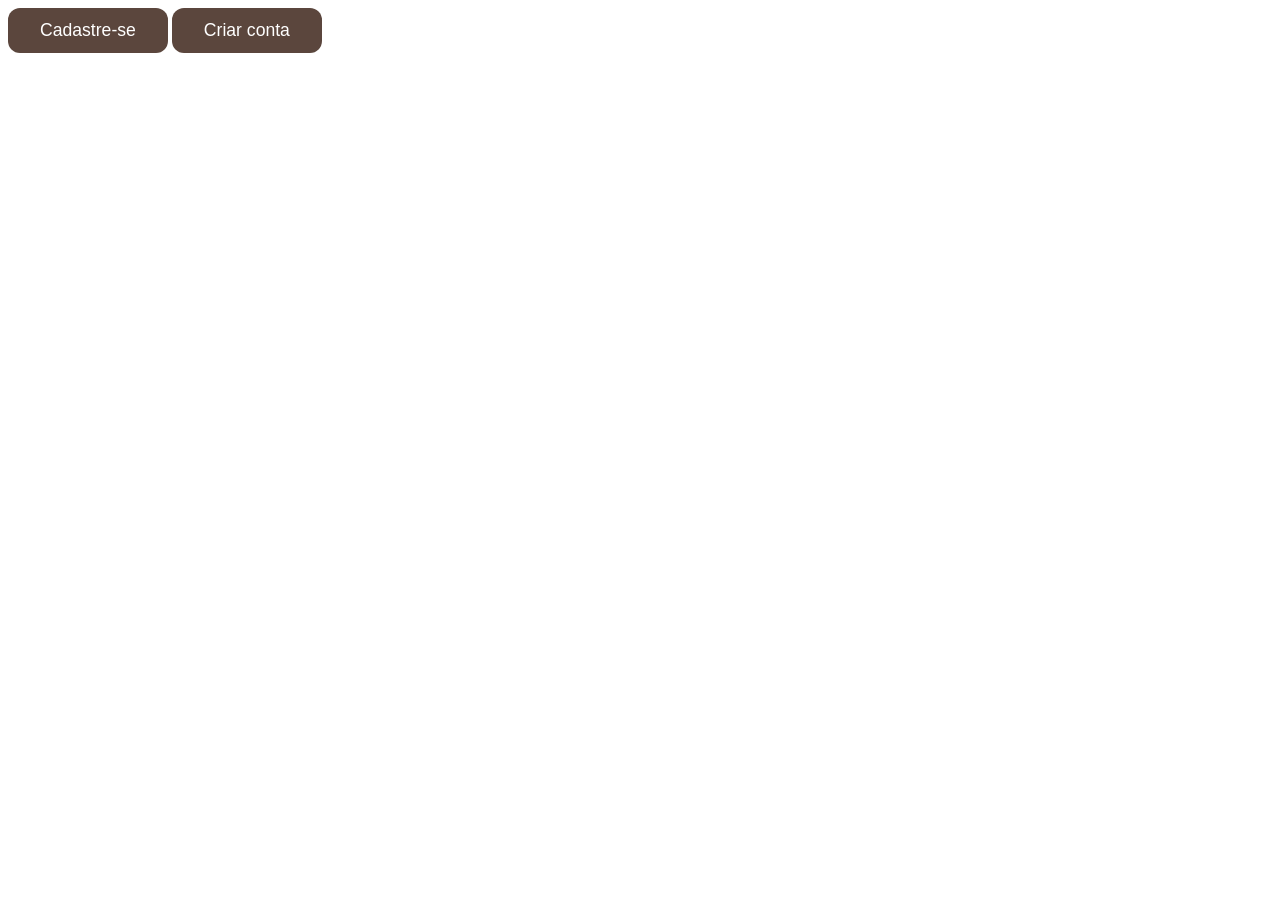
<file: src/components/botaoCadastro/botao.html>
<!DOCTYPE html>
<html lang="en">

<head>
    <meta charset="UTF-8">
    <meta name="viewport" content="width=device-width, initial-scale=1.0">
    <link rel="stylesheet" href="botao.css">
    <title>Document</title>
</head>

<body>
    <main>

        <button type="submit" class="btn">Cadastre-se</button>
        <a href="cadastro.html" class="btn">Criar conta</a>
    </main>
</body>

</html>
</file>
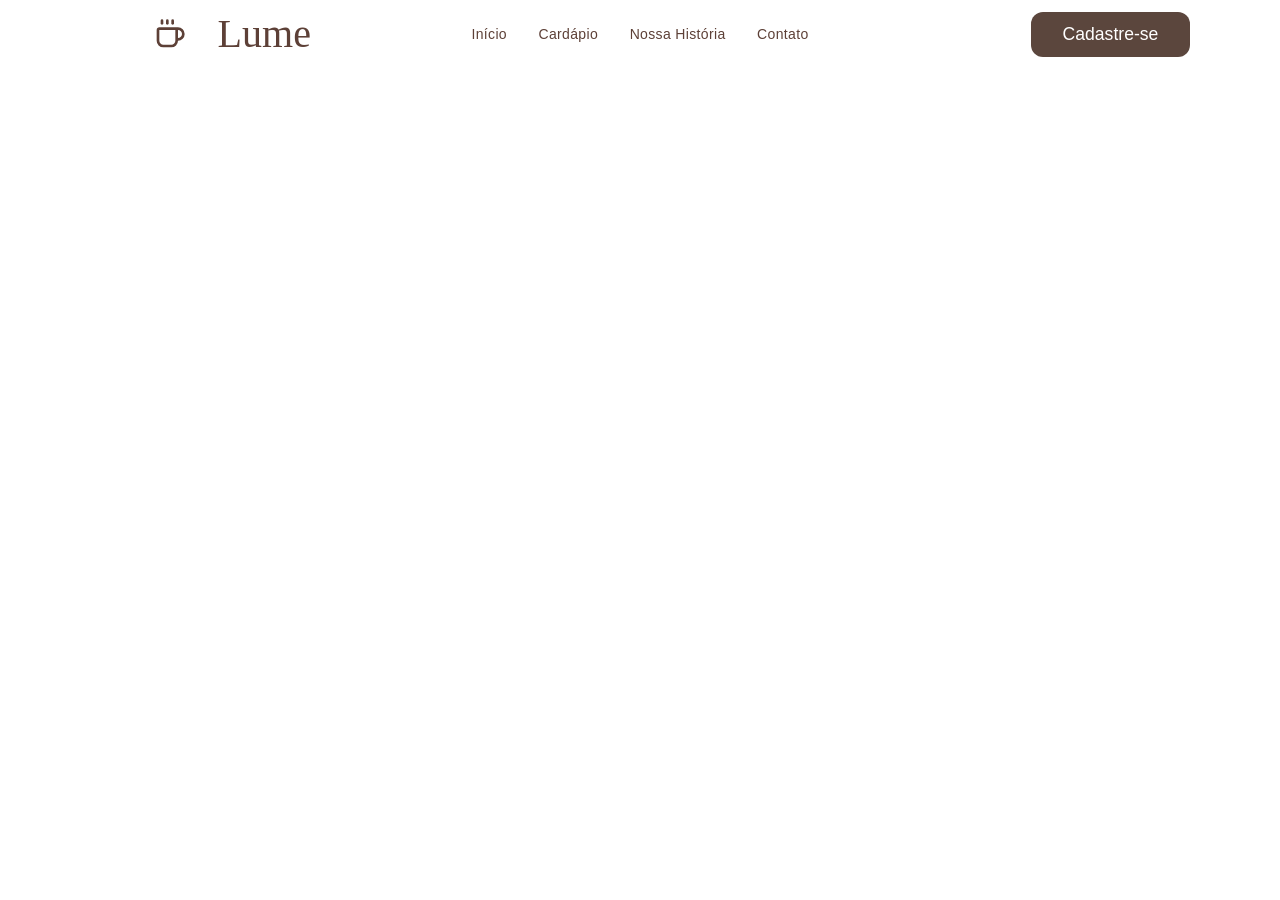
<file: src/components/header/header.html>
<!DOCTYPE html>
<html lang="en">

<head>
    <meta charset="UTF-8">
    <meta name="viewport" content="width=device-width, initial-scale=1.0">
    <link rel="stylesheet" href="header.css">
    <link rel="stylesheet" href="../../styles/style.css">
    <link rel="stylesheet" href="../botaoCadastro/botao.css">
    <title>Document</title>
</head>

<body>
    <main>
        <header>
            <nav class="logo">
                <img class="logoIcon" src="../../assets/images/icon.svg" alt="">
                <h1 class="logoNome">Lume</h1>

                <button class="menu-hamburger" id="btn-mobile">
                    <img src="../../assets/images/menu hamburguers.svg" alt="Abrir Menu">
                </button>

                <ul class="opcoes" id="menu-opcoes">
                    <li class="item"> <a href="../../index.html">Início</a></li>
                    <li class="item"> <a href="#">Cardápio</a></li>
                    <li class="item"> <a href="../pages/nossa-historia/nossa-historia.html">Nossa História</a></li>
                    <li class="item"> <a href="#">Contato</a></li>
                </ul>

                <button type="submit" class="btn item-btn">Cadastre-se</button>

                
            </nav>
        </header>
    </main>

    <script src="header.js"></script>
</body>

</html>
</file>
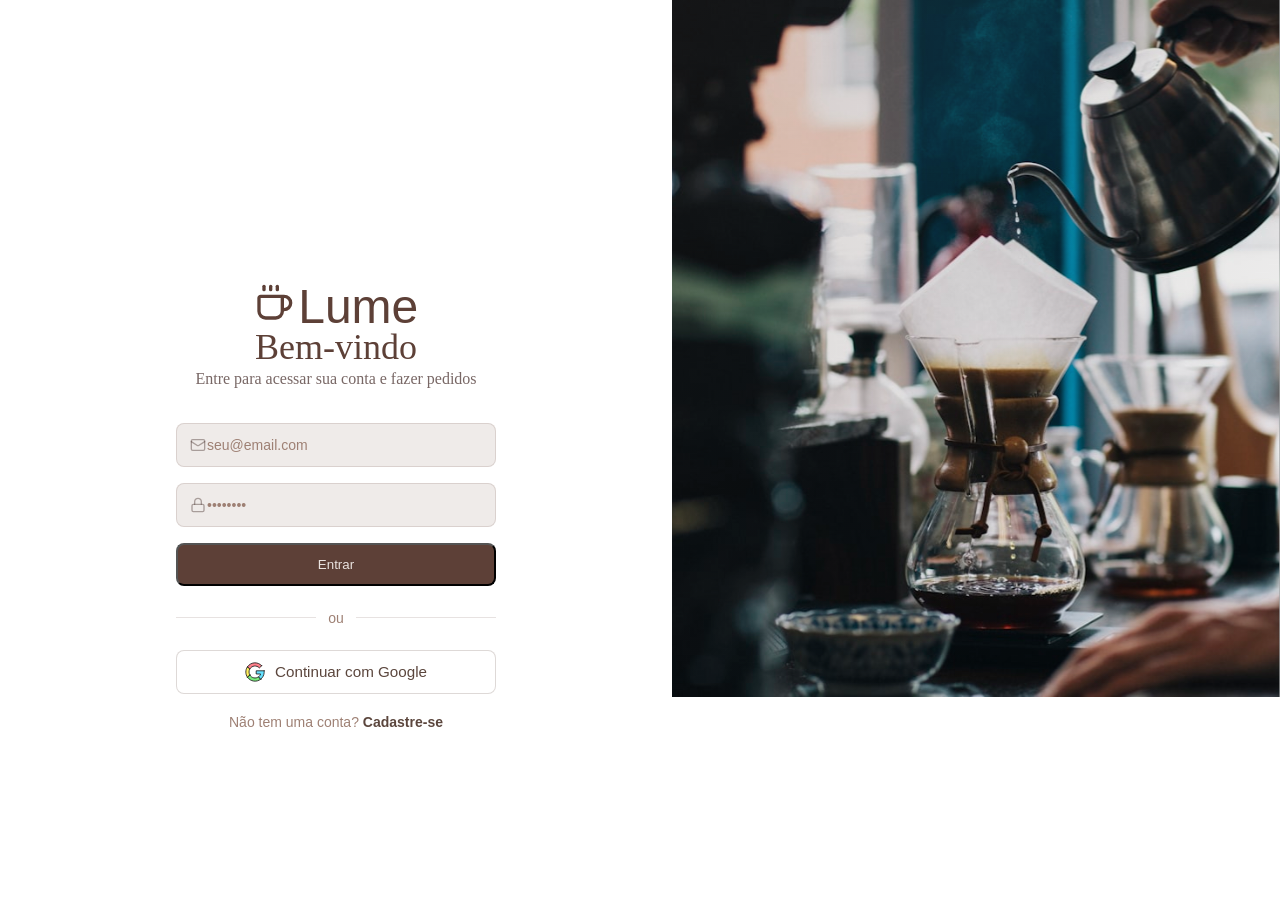
<file: src/pages/login/login.html>
<!DOCTYPE html>
<html lang="en">

<head>
    <meta charset="UTF-8">
    <meta name="viewport" content="width=device-width, initial-scale=1.0">
    <title>Lume/Login</title>
    <link rel="stylesheet" href="login.css">
    <link rel="stylesheet" href="../../styles/style.css">
</head>

<body>
 
    <main>

        <section class="login">
            <div class="login-esquerda">
                <div class="apresentacao">
                    <img class="logo-img" src="../../assets/images/icon.svg" alt="">
                    <span class="logo-nome">Lume</span>
                    <h2>Bem-vindo</h2>
                    <p>Entre para acessar sua conta e fazer pedidos</p>
                </div>

                <div class="form-login">
                    <form action="/login" method="post">
                        <div class="input-wrapper">
                            <img class="icone" src="../../assets/images/email.svg" alt="email">
                            <input class="input-login" type="email" id="email" name="email" placeholder="seu@email.com"
                                required>
                        </div>

                        <div class="input-wrapper">
                            <img class="icone" src="../../assets/images/cadeado.svg" alt="senha">
                            <input class="input-login" type="password" id="password" name="password"
                                placeholder="••••••••" required>
                        </div>

                        <button class="botao-login" type="submit">Entrar</button>

                        <div class="divisor">
                            <span>ou</span>
                        </div>

                        <button class="botao-google" type="button">
                            <img src="../../assets/images/Google-Logo.svg" alt="Google">
                            Continuar com Google
                        </button>

                    </form>

                    <p class="cadastro-link">
                        Não tem uma conta? <a href="/cadastro">Cadastre-se</a>
                    </p>
                </div>
                </form>
            </div>
            </div>

            <div class="imagem-experiencia">
                <img src="../../assets/images/container.svg" alt="">
            </div>
        </section>

    </main>






</body>

</html>
</file>
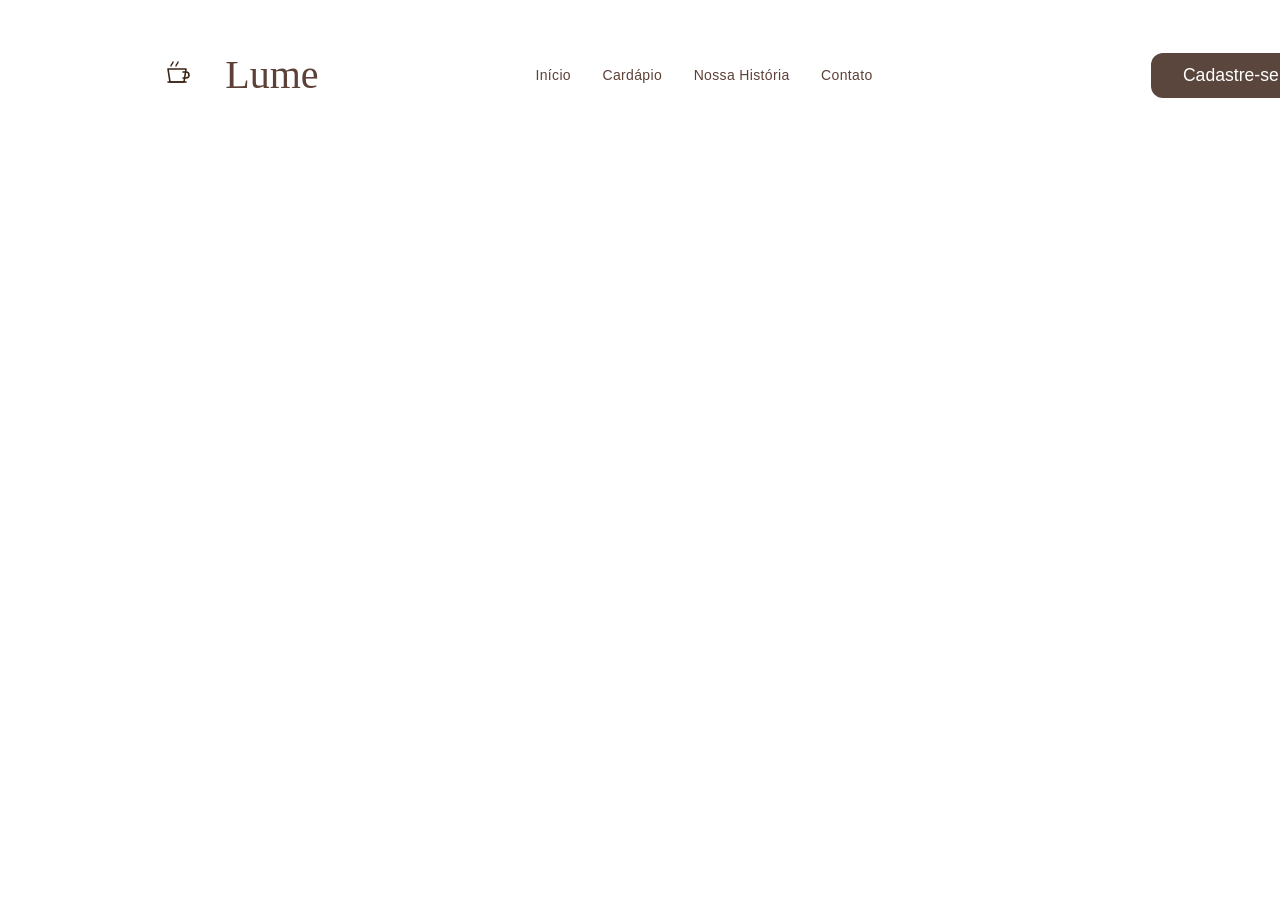
<file: src/pages/reserva/reserva.html>
<!DOCTYPE html>
<html lang="pt-br">
<head>
    <meta charset="UTF-8">
    <meta name="viewport" content="width=device-width, initial-scale=1.0">
    <title>Document</title>
    <link rel="stylesheet" href="../../components/header/header.css">
    <link rel="stylesheet" href="../../components/botaoCadastro/botao.css">
    <link rel="stylesheet" href="reserva.css">
</head>
<body>
    <header>
    <nav class="logo">

      <!-- Logo icon: inline SVG (substitui o src="../../assets/images/icon.svg") -->
      <svg class="logoIcon" viewBox="0 0 32 32" fill="none" xmlns="http://www.w3.org/2000/svg" aria-hidden="true">
        <path d="M7 10h18l-2 13H9L7 10Z" stroke="#3B2314" stroke-width="1.6" stroke-linejoin="round"/>
        <path d="M22 13h3a3 3 0 0 1 0 6h-3" stroke="#3B2314" stroke-width="1.6" stroke-linecap="round"/>
        <path d="M10 7c0-2 2-2 2-4M15 7c0-2 2-2 2-4" stroke="#3B2314" stroke-width="1.4" stroke-linecap="round"/>
        <line x1="7" y1="23" x2="25" y2="23" stroke="#3B2314" stroke-width="1.6" stroke-linecap="round"/>
      </svg>

      <h1 class="logoNome">Lume</h1>

      
      <button class="menu-hamburger" id="btn-mobile" aria-label="Abrir Menu" aria-expanded="false" aria-controls="menu-opcoes">
        <svg width="24" height="24" viewBox="0 0 24 24" fill="none" stroke="#3B2314" stroke-width="2" stroke-linecap="round">
          <line x1="3" y1="6"  x2="21" y2="6"/>
          <line x1="3" y1="12" x2="21" y2="12"/>
          <line x1="3" y1="18" x2="21" y2="18"/>
        </svg>
      </button>

      <ul class="opcoes" id="menu-opcoes">
        <li class="item"><a href="#">Início</a></li>
        <li class="item"><a href="#" class="active">Cardápio</a></li>
        <li class="item"><a href="#">Nossa História</a></li>
        <li class="item"><a href="#">Contato</a></li>
      </ul>

      <button type="submit" class="btn item-btn">Cadastre-se</button>
    </nav>
  </header>
  <script src="../../components/header/header.js"></script>
</body>
</html>
</file>
<file: src/components/botaoCadastro/botao.css>
.btn {
   
    background-color: #5B463D; 
    color: #FFFFFF;
    
    
    padding: 12px 32px;
    border: none;
    border-radius: 12px;
    
    
    font-family: 'Noto Sans Georgian', sans-serif;
    font-size: 1.1rem;
    font-weight: 500;
    
    
    cursor: pointer;
    transition: all 0.3s ease;
    display: inline-flex;
    align-items: center;
    justify-content: center;
    text-decoration: none;
}

/* Efeito ao passar o mouse */
.btn:hover {
    background-color: #44332a;
    transform: translateY(-2px);
    box-shadow: 0 4px 8px rgba(0, 0, 0, 0.1);
}


.btn:active {
    transform: translateY(0);
}
</file>
<file: src/components/header/header.css>
header {
    width: 100%;
    padding: 1rem 2%;
    box-sizing: border-box;
    position: relative;
}

.logo {
    display: flex;
    flex-direction: row;
    align-items: center;
    position: relative;
    width: 100%;
    padding-left: 8rem;
}

.logoIcon {
    width: 2rem;
    height: 2rem;
    flex-shrink: 0;
}

.logoNome {
    color: #5D4037;
    text-align: center;
    font-family: "Noto Sans Georgian";
    font-size: 2.5rem;
    font-style: normal;
    font-weight: 500;
    line-height: 2.25rem;
    padding-left: 2rem;
}

.opcoes {
    display: flex;
    list-style: none;
    margin: 0;
    padding: 0;
    position: absolute;
    left: 50%;
    transform: translateX(-50%);
    justify-content: center;
    gap: 1.97rem;
    align-items: center;
}

.item a {
    color: #5D4037;
    text-align: center;
    font-family: Montserrat, sans-serif;
    font-size: 0.875rem;
    font-style: normal;
    font-weight: 500;
    line-height: 1.25rem;
    letter-spacing: 0.02188rem;
    text-decoration: none;
}


.item-btn {

    position: absolute;
    right: 4rem;
}


.item {
    white-space: nowrap;
}

.menu-hamburger {
    display: none;
}

@media (max-width: 490px) {

    .logo {
        justify-content: space-between;
        padding-left: 0;
    }


    header {
        padding: 1rem 2rem;
    }

    .menu-hamburger {
        display: block;
        border: none;
        background: none;
        cursor: pointer;
    }

    .opcoes {
        display: block;
        position: absolute;
        width: 70%;
        top: 70px;
        left: auto;
        right: 0;
        background: #F8F5F2;
        transition: 0.5s;
        z-index: 1000;
        height: calc(100vh - 70px);
        border-bottom: 1px solid #5D4037;
        transform: translateX(100%);
    }

    #menu-opcoes.active {
        height: calc(100vh - 70px);
        visibility: visible;
        border-bottom: 2px solid #5D4037;
        transform: translateX(0);
    }

    .opcoes li {
        padding: 1rem 0;
        margin: 0 2rem;
        border-bottom: 1px solid rgba(93, 64, 55, 0.1);
    }

    .opcoes li a {
        font-size: 1.2rem;
        display: block;
    }



    .item-btn {
        display: none;
    }


}
</file>
<file: src/styles/style.css>
* {
    margin: 0;
    padding: 0;
    box-sizing: border-box;
   
    font-family: 'Noto Sans Georgian', sans-serif;
}


.apresenta_inicio {
    display: grid;
    align-items: center;
    justify-content: center;
    gap: 3rem;
    padding: 3rem 2rem;
    background-color: #ede4dc;
}

#apresentacao {
    color: #5D4037;
    font-family: Georgia;
    font-size: 4.5rem;
    font-style: normal;
    font-weight: 500;
    line-height: 5.625rem;
    width: 38rem;
    max-width: 100%;
    flex-shrink: 0;
}

#apresenta_desc {
    color: rgba(62, 39, 35, 0.70);
    font-family: Montserrat;
    font-size: 1.25rem;
    font-style: normal;
    font-weight: 400;
    line-height: 2.03125rem;
    width: 38rem;
    max-width: 100%;
    flex-shrink: 0;
}

.apresenta_inicio>.btn {
    justify-self: start;
    margin-top: 2rem;
}

#img_brinde {
    grid-column: 2;
    grid-row: 1 / 4;
}


#img_brinde img {
    display: block;
    width: min(32rem, 100%);
    height: 31.25rem;
    object-fit: cover;
    flex-shrink: 0;
    align-self: stretch;
    border-radius: 20px;
}

#titulo_dif {
    color: #5D4037;
    text-align: center;
    font-family: Georgia;
    font-size: 3rem;
    font-style: normal;
    font-weight: 500;
    line-height: 3rem;
    margin-top: 65px;
}

.lista_diferenciais {
    display: flex;
    justify-content: center;
    align-items: stretch;
    gap: 2rem;
    width: min(100%, 72rem);
    margin: 3rem auto 0;
    padding: 0 2rem 8rem;
    list-style: none;
}

.lista_diferenciais li {
    display: flex;
    flex-direction: column;
    align-items: center;
    justify-content: flex-start;
    flex: 1 1 13rem;
    max-width: 16rem;
    text-align: center;
}

.lista_diferenciais img {
    display: block;
    width: 4rem;
    height: 4rem;
    margin-bottom: 1.5rem;
    padding: 1rem;
    justify-content: center;
    align-items: center;
    flex-shrink: 0;
    border-radius: 2097150rem;
    background: rgba(93, 64, 55, 0.10);
}

.lista_diferenciais .p_titulo {
    color: #5D4037;
    text-align: center;
    font-family: Georgia;
    font-size: 1.5rem;
    font-style: normal;
    font-weight: 500;
    line-height: 2rem;
    margin-bottom: 0.75rem;
}

.lista_diferenciais .p_desc {
    color: rgba(62, 39, 35, 0.70);
    text-align: center;
    font-family: Montserrat;
    font-size: 1rem;
    font-style: normal;
    font-weight: 400;
    line-height: 1.625rem;
}

#avalia {
    background: #F8F5F2;
    padding: 4.75rem 2rem 5rem;
}

#titulo_aval {
    color: #5D4037;
    text-align: center;
    font-family: Georgia;
    font-size: 3rem;
    font-style: normal;
    font-weight: 500;
    line-height: 3.5rem;
    margin-bottom: 4rem;
}

.avaliacoes_cards {
    display: flex;
    justify-content: center;
    gap: 2rem;
    width: min(100%, 80rem);
    margin: 0 auto;
}

.avalia-card {
    border-radius: 0.75rem;
    background: #fff;
    box-shadow: 0 10px 15px -3px rgba(0, 0, 0, 0.10), 0 4px 6px -4px rgba(0, 0, 0, 0.10);
    display: flex;
    flex-direction: column;
    align-items: flex-start;
    width: 100%;
    max-width: 25.5rem;
    min-height: 16rem;
    padding: 2rem;
}

.estrelas {
    display: flex;
    gap: 0.25rem;
    margin-bottom: 1rem;
}

.estrelas img {
    width: 1rem;
    height: 1rem;
}

.comentario {
    color: rgba(62, 39, 35, 0.80);
    font-family: 'Montserrat', sans-serif;
    font-size: 1rem;
    font-style: italic;
    font-weight: 400;
    line-height: 1.625rem;
    width: 100%;
    padding-bottom: 1.25rem;
    border-bottom: 1px solid rgba(93, 64, 55, 0.12);
}

.cliente {
    margin-top: auto;
    padding-top: 1.25rem;
}

.autor {
    color: #5D4037;
    font-family: 'Montserrat', sans-serif;
    font-size: 1rem;
    font-style: normal;
    font-weight: 400;
    line-height: 1.5rem;
}

.cargo {
    color: rgba(62, 39, 35, 0.60);
    font-family: 'Montserrat', sans-serif;
    font-size: 0.875rem;
    font-style: normal;
    font-weight: 400;
    line-height: 1.25rem;
}

.newsletter {
    display: flex;
    flex-direction: column;
    align-items: center;
    background: #5D4037;
    padding: 4rem 2rem 5rem;
    text-align: center;
}

.newsletter_titulo {
    color: #F8F5F2;
    font-family: Georgia;
    font-size: 3rem;
    font-style: normal;
    font-weight: 500;
    line-height: 3.5rem;
    margin-bottom: 1.5rem;
}

.newsletter_desc {
    color: rgba(248, 245, 242, 0.78);
    font-family: 'Montserrat', sans-serif;
    font-size: 1rem;
    font-weight: 400;
    line-height: 1.625rem;
    margin-bottom: 1.5rem;
}

.newsletter_form {
    display: flex;
    justify-content: center;
    gap: 0.75rem;
    width: min(100%, 27.5rem);
}

.newsletter_form input {
    width: 100%;
    min-height: 2.875rem;
    padding: 0 1.5rem;
    border: none;
    border-radius: 0.5rem;
    color: #5D4037;
    font-family: 'Montserrat', sans-serif;
    font-size: 0.875rem;
    outline: none;
}

.newsletter_form input::placeholder {
    color: rgba(62, 39, 35, 0.45);
}

.newsletter_form button {
    min-height: 2.875rem;
    padding: 0 2rem;
    border: none;
    border-radius: 0.5rem;
    background: #A1887F;
    color: #FFFFFF;
    font-family: 'Montserrat', sans-serif;
    font-size: 0.875rem;
    font-weight: 600;
    cursor: pointer;
    transition: background 0.3s ease, transform 0.3s ease;
}

.newsletter_form button:hover {
    background: #8D6E63;
    transform: translateY(-2px);
}

.rodape {
    background: #FFFFFF;
    padding: 2.75rem 2rem 2rem;
}

.rodape_conteudo {
    display: grid;
    grid-template-columns: 1.3fr 1fr 1.15fr 1.15fr;
    gap: 4rem;
    width: min(100%, 70rem);
    margin: 0 auto;
    padding-bottom: 2.5rem;
    border-bottom: 1px solid rgba(93, 64, 55, 0.12);
}

.rodape_coluna {
    display: flex;
    flex-direction: column;
    align-items: flex-start;
}

.rodape_coluna h3,
.rodape_coluna h4 {
    color: #5D4037;
    font-family: Georgia;
    font-style: normal;
    font-weight: 500;
    margin-bottom: 1rem;
}

.rodape_coluna h3 {
    font-size: 1.25rem;
    line-height: 1.75rem;
}

.rodape_coluna h4 {
    font-size: 0.875rem;
    line-height: 1.25rem;
}

.rodape_coluna p,
.rodape_coluna a {
    color: rgba(62, 39, 35, 0.60);
    font-family: 'Montserrat', sans-serif;
    font-size: 0.875rem;
    font-weight: 400;
    line-height: 1.6rem;
    text-decoration: none;
}

.rodape_coluna a:hover {
    color: #5D4037;
}

.rodape_marca p {
    max-width: 15rem;
}

.rodape_direitos {
    color: rgba(62, 39, 35, 0.45);
    text-align: center;
    font-family: 'Montserrat', sans-serif;
    font-size: 0.875rem;
    font-weight: 400;
    line-height: 1.25rem;
    margin-top: 2rem;
}


@media (max-width: 900px) {
    .apresenta_inicio {
        grid-template-columns: 1fr;
        min-height: auto;
    }

    #img_brinde {
        grid-column: 1;
        grid-row: auto;
    }

    #img_brinde img {
        width: 100%;
        height: auto;
    }

    .lista_diferenciais {
        flex-wrap: wrap;
        gap: 2.5rem 1.5rem;
    }

    .avaliacoes_cards {
        flex-wrap: wrap;
    }

    .rodape_conteudo {
        grid-template-columns: repeat(2, 1fr);
        gap: 2.5rem;
    }
}

@media (max-width: 560px) {
    .lista_diferenciais {
        flex-direction: column;
        align-items: center;
        padding: 0 1.5rem;
    }

    .lista_diferenciais li {
        width: 100%;
        max-width: 20rem;
    }

    #avalia {
        padding: 3.5rem 1.5rem;
    }

    #titulo_aval {
        font-size: 2.25rem;
        line-height: 2.75rem;
        margin-bottom: 2.5rem;
    }

    .avalia-card {
        max-width: 100%;
    }

    .newsletter {
        padding: 3.5rem 1.5rem;
    }

    .newsletter_titulo {
        font-size: 2.25rem;
        line-height: 2.75rem;
    }

    .newsletter_form {
        flex-direction: column;
    }

    .newsletter_form button {
        width: 100%;
    }

    .rodape_conteudo {
        grid-template-columns: 1fr;
        gap: 2rem;
    }
}
</file>
<file: src/pages/login/login.css>
.login {
    display: flex;
    flex-direction: row;
    align-items: stretch;
    justify-content: space-between;
    min-height: 100vh;
    
}

.login-esquerda {
    display: flex;
    flex-direction: column;
    align-items: center;
    justify-content: center;
    flex: 1;
    padding: 2rem;
}


.apresentacao {
    flex-direction: column;
    align-items: center;
    text-align: center;
    margin-top: 7rem;
    margin-bottom: 2rem;

}

.logo-img {
    width: 2.5rem;
    height: 2.5rem;
}

.logo-nome {
    color: #5D4037;
    text-align: center;
    font-size: 3rem;
    font-style: normal;
    font-weight: 500;
    line-height: 2.25rem;

}

.apresentacao h2 {
    color: #5D4037;
    text-align: center;
    font-family: Georgia;
    font-size: 2.25rem;
    font-style: normal;
    font-weight: 500;
    line-height: 2.5rem;

}

.apresentacao p {
    color: #3e2723b3;
    text-align: center;
    font-family: Montserrat;
    font-size: 1rem;
    font-style: normal;
    font-weight: 400;
    line-height: 1.5rem;
}



/*ESSE CÓDIGO É APENAS A INSERÇÃO E LOCALIZAÇÃO DO DA IMAGEM DO CONTAINER*/

.imagem-experiencia {
    flex: 1;
    margin-left: 0;
    overflow: hidden;
    object-fit: contain;
    max-height: 99.9vh;
}

.imagem-experiencia img {
    width: 100%;
    height: auto;
    object-fit: cover;
    max-height: 100rem;
}


/*ESTILIZAÇÃO E CONFIGURAÇÃO DO FORM DE LOGIN E CADASTRO*/

.form-login {
    width: 100%;
    max-width: 22rem;
    margin: 0 auto;
    padding: 0 1rem;
}

.form-login form {
    display: flex;
    flex-direction: column;
    gap: 1rem;
}

.tag-login {
    display: block;
    font-size: 0.875rem;
    color: #5b463d;
    font-weight: 600;
    margin-bottom: 0.4rem;
}


.input-wrapper {
    position: relative;
    display: flex;
    align-items: center;
}

.input-wrapper .icone {
    position: absolute;
    left: 0.875rem;
    width: 1rem;
    height: 1rem;
    color: #9E8074;
    pointer-events: none;
}

.input-login {
    width: 100%;
    height: 2.75rem;
    border-radius: 0.5rem;
    border: 1px solid rgba(93, 64, 55, 0.15);
    background: #EFEBE9;
    font-size: 0.9rem;
    color: #5b463d;
    box-sizing: border-box;
    outline: none;
    padding-left: 30px;
}

.input-login::placeholder {
    color: #9E8074;
    font-size: 0.875rem;
}



.input-login:focus {
    border-color: rgba(93, 64, 55, 0.5);
    background: #EAE3E0;
}


.botao-login {
    border-radius: 0.5rem;
    background: #5D4037;
    display: flex;
    padding: 0.75rem 0;
    justify-content: center;
    align-items: center;
    align-self: stretch;
    color: #EAE3E0;
}



.divisor {
    display: flex;
    align-items: center;
    gap: 0.75rem;
    margin: 0.5rem 0;
    color: #9E8074;
    font-size: 0.875rem;
}

.divisor::before,
.divisor::after {
    content: '';
    flex: 1;
    height: 1px;
    background: rgba(93, 64, 55, 0.15);
}

.botao-google {
    width: 100%;
    display: flex;
    align-items: center;
    justify-content: center;
    gap: 0.625rem;
    height: 2.75rem;
    background: white;
    color: #5b463d;
    border: 1px solid rgba(93, 64, 55, 0.2);
    border-radius: 8px;
    font-size: 0.95rem;
    font-weight: 500;
    cursor: pointer;
    transition: background-color 0.3s ease;
}

.botao-google:hover {
    background-color: #f5f0ee;
}

.botao-google img {
    width: 1.25rem;
    height: 1.25rem;
}

.cadastro-link {
    text-align: center;
    font-size: 0.875rem;
    color: #9E8074;
    margin-top: 1.25rem;
}

.cadastro-link a {
    color: #5b463d;
    font-weight: 600;
    text-decoration: none;
}

.cadastro-link a:hover {
    text-decoration: underline;
}

@media (max-width: 450px) {


    .login-esquerda {
        text-align: center;
        position: absolute;
        align-items: center;
        margin-top: 6.25rem;
        margin-left: 2.5rem;
        background-color: rgb(239, 235, 233, 0.5);
        border-radius: 10px;
    }

    .cadastro-link {
        color: #EAE3E0;

    }

    .cadastro-link a {
        color: #5D4037;

    }

}


@media (max-width: 390px) {


    .login-esquerda {
        text-align: center;
        position: absolute;
        align-items: center;
        margin-top: 6.25rem;
        margin-left: 1.5rem;
        background-color: rgb(239, 235, 233, 0.5);
        border-radius: 10px;
    }

.cadastro-link{
    color: #EAE3E0;

}

.cadastro-link a {
    color: #5D4037;
    
}

}
</file>
<file: src/pages/reserva/reserva.css>

</file>
